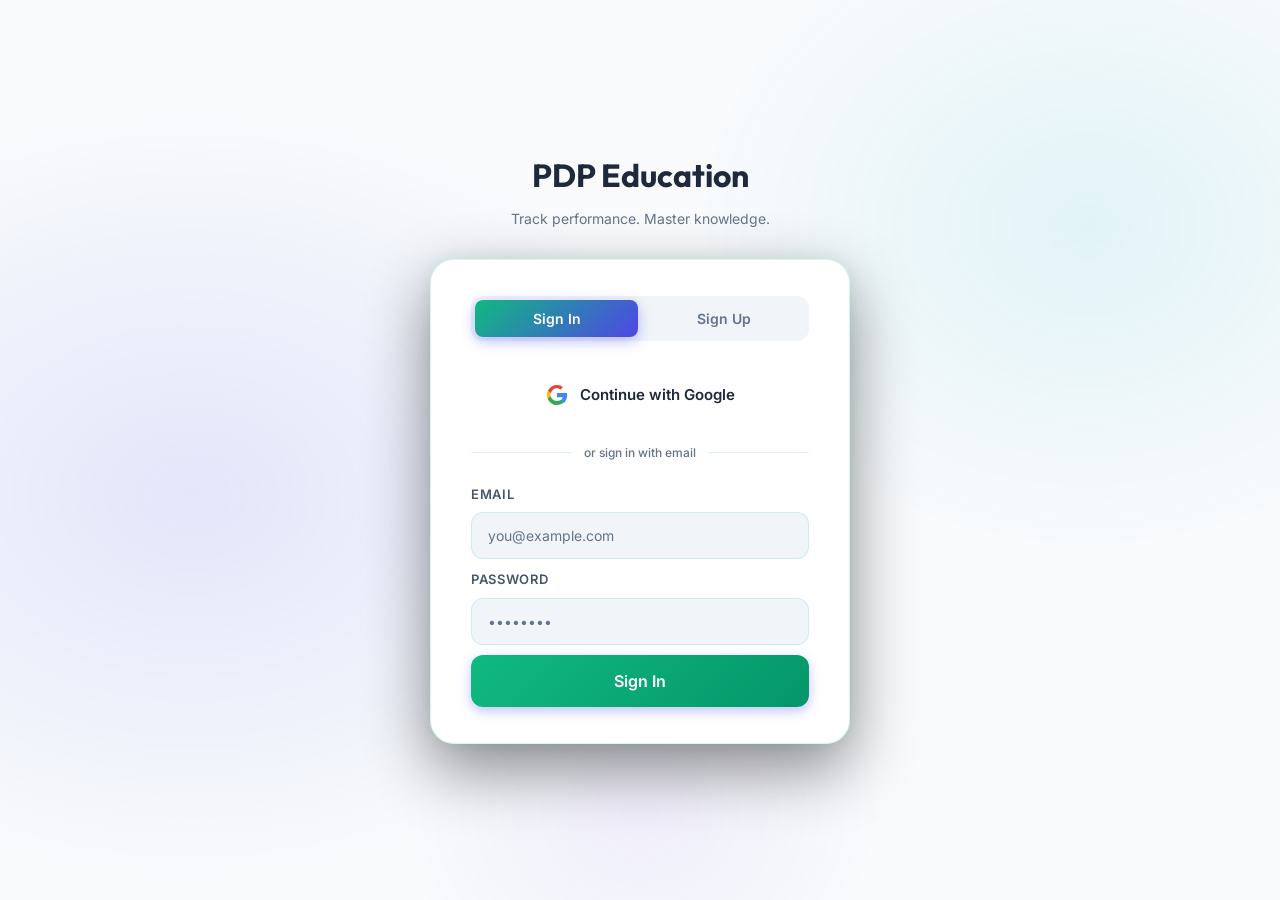
<file: frontend/index.html>
<!DOCTYPE html>
<html lang="en">

<head>
  <meta charset="UTF-8" />
  <meta name="viewport" content="width=device-width, initial-scale=1.0" />
  <title>PDP Education — Sign In</title>
  <meta name="description"
    content="PDP Education — Student performance tracking, proctored tests, and analytics for teachers and students." />
  <link rel="stylesheet" href="assets/css/style.css" />
  <link rel="preconnect" href="https://fonts.googleapis.com">
  <link
    href="https://fonts.googleapis.com/css2?family=Outfit:wght@400;600;700;800&family=Inter:wght@400;500;600&display=swap"
    rel="stylesheet">

  <style>
    body {
      display: flex;
      align-items: center;
      justify-content: center;
      min-height: 100vh;
      background: var(--bg-base);
      overflow: hidden;
    }

    /* Ambient gradient blobs */
    .bg-glow {
      position: fixed;
      inset: 0;
      pointer-events: none;
      background:
        radial-gradient(ellipse 800px 600px at 15% 55%, rgba(99, 102, 241, 0.13) 0%, transparent 65%),
        radial-gradient(ellipse 600px 500px at 85% 25%, rgba(6, 182, 212, 0.09) 0%, transparent 65%),
        radial-gradient(ellipse 400px 350px at 50% 90%, rgba(139, 92, 246, 0.07) 0%, transparent 60%);
    }

    /* ── Auth container ──────────────────────────────────────────────── */
    .auth-container {
      position: relative;
      z-index: 1;
      width: 100%;
      max-width: 460px;
      padding: 0 20px;
    }

    /* ── Brand ───────────────────────────────────────────────────────── */
    .brand {
      text-align: center;
      margin-bottom: 28px;
    }

    .brand-logo-wrap {
      display: inline-flex;
      justify-content: center;
      align-items: center;
      margin-bottom: 14px;
    }

    .brand-logo-wrap img {
      max-width: 220px;
      background: white;
      padding: 10px 18px;
      border-radius: 14px;
      box-shadow: 0 4px 20px rgba(0, 0, 0, 0.4);
    }

    .brand-tagline {
      color: var(--text-muted);
      font-size: 14px;
      font-family: Inter, sans-serif;
    }

    /* ── Card ────────────────────────────────────────────────────────── */
    .auth-card {
      background: var(--bg-surface);
      border: 1px solid var(--border);
      border-radius: 24px;
      padding: 36px 40px;
      box-shadow: 0 24px 64px rgba(0, 0, 0, 0.45), 0 0 0 1px rgba(255, 255, 255, 0.04), var(--glow);
      backdrop-filter: blur(12px);
    }

    /* ── Tabs ────────────────────────────────────────────────────────── */
    .tabs {
      display: flex;
      gap: 4px;
      background: var(--bg-elevated);
      border-radius: 12px;
      padding: 4px;
      margin-bottom: 28px;
    }

    .tab-btn {
      flex: 1;
      padding: 10px;
      border: none;
      border-radius: 8px;
      background: transparent;
      color: var(--text-muted);
      font-family: Inter, sans-serif;
      font-size: 14px;
      font-weight: 600;
      cursor: pointer;
      transition: all 0.2s;
    }

    .tab-btn.active {
      background: linear-gradient(135deg, var(--primary), #4f46e5);
      color: #fff;
      box-shadow: 0 4px 14px rgba(99, 102, 241, 0.45);
    }

    .tab-panel {
      display: none;
    }

    .tab-panel.active {
      display: block;
    }

    /* ── Google button ───────────────────────────────────────────────── */
    .btn-google {
      display: flex;
      align-items: center;
      justify-content: center;
      gap: 12px;
      width: 100%;
      padding: 13px;
      border: 1px solid rgba(255, 255, 255, 0.14);
      border-radius: 12px;
      background: rgba(255, 255, 255, 0.06);
      color: var(--text-primary);
      font-family: Inter, sans-serif;
      font-size: 15px;
      font-weight: 600;
      cursor: pointer;
      transition: all 0.2s;
      text-decoration: none;
    }

    .btn-google:hover {
      background: rgba(255, 255, 255, 0.11);
      border-color: rgba(255, 255, 255, 0.25);
      transform: translateY(-1px);
      box-shadow: 0 6px 20px rgba(0, 0, 0, 0.25);
    }

    .btn-google:active {
      transform: translateY(0);
    }

    .google-icon {
      width: 22px;
      height: 22px;
      flex-shrink: 0;
    }

    /* ── Divider ─────────────────────────────────────────────────────── */
    .divider {
      display: flex;
      align-items: center;
      gap: 12px;
      margin: 22px 0;
    }

    .divider::before,
    .divider::after {
      content: '';
      flex: 1;
      height: 1px;
      background: var(--border);
    }

    .divider span {
      color: var(--text-muted);
      font-size: 12px;
      font-family: Inter, sans-serif;
      font-weight: 500;
      white-space: nowrap;
    }

    /* ── Password rules ──────────────────────────────────────────────── */
    .password-rules {
      margin-top: 8px;
      display: grid;
      grid-template-columns: 1fr 1fr;
      gap: 4px;
    }

    .rule {
      font-size: 11px;
      color: var(--text-muted);
      display: flex;
      align-items: center;
      gap: 5px;
      transition: color 0.2s;
    }

    .rule.met {
      color: var(--success);
    }

    .rule .dot {
      width: 6px;
      height: 6px;
      border-radius: 50%;
      background: currentColor;
      flex-shrink: 0;
    }

    /* ── Animations ──────────────────────────────────────────────────── */
    @keyframes fadeInUp {
      from {
        opacity: 0;
        transform: translateY(16px);
      }

      to {
        opacity: 1;
        transform: translateY(0);
      }
    }

    .auth-container {
      animation: fadeInUp 0.45s ease both;
    }
  </style>
</head>

<body>
  <div class="bg-glow"></div>

  <div class="auth-container">
    <!-- Brand -->
    <div class="brand">
      <div class="brand-logo-wrap">
        <h1>PDP Education</h1>
      </div>
      <p class="brand-tagline">Track performance. Master knowledge.</p>
    </div>

    <!-- Card -->
    <div class="auth-card">
      <!-- Tabs -->
      <div class="tabs">
        <button class="tab-btn active" id="tab-login" onclick="switchTab('login')">Sign In</button>
        <button class="tab-btn" id="tab-signup" onclick="switchTab('signup')">Sign Up</button>
      </div>

      <!-- ══ LOGIN PANEL ══ -->
      <div id="panel-login" class="tab-panel active">
        <!-- Google -->
        <a href="/auth/google" class="btn-google" id="btn-google-login">
          <svg class="google-icon" viewBox="0 0 48 48">
            <path fill="#EA4335"
              d="M24 9.5c3.54 0 5.95 1.53 7.32 2.8l5.4-5.4C33.46 3.8 29.18 2 24 2 14.82 2 7.08 7.8 4.18 15.86l6.28 4.88C11.93 14.05 17.5 9.5 24 9.5z" />
            <path fill="#4285F4"
              d="M46.1 24.5c0-1.62-.14-3.18-.4-4.68H24v8.86h12.44c-.54 2.92-2.18 5.38-4.64 7.04l7.12 5.54C43.18 37.34 46.1 31.38 46.1 24.5z" />
            <path fill="#FBBC05"
              d="M10.46 28.26A14.56 14.56 0 0 1 9.5 24c0-1.48.26-2.9.72-4.24L3.94 14.9A22.02 22.02 0 0 0 2 24c0 3.54.84 6.9 2.34 9.86l6.12-5.6z" />
            <path fill="#34A853"
              d="M24 46c5.98 0 11.02-1.98 14.68-5.38l-7.12-5.54c-2 1.36-4.54 2.16-7.56 2.16-6.48 0-12.04-4.52-14.04-10.62l-6.28 4.88C7.08 40.2 14.82 46 24 46z" />
          </svg>
          Continue with Google
        </a>

        <div class="divider"><span>or sign in with email</span></div>

        <div id="login-alert"></div>
        <div class="form-group">
          <label class="form-label">Email</label>
          <input id="login-email" type="email" class="form-input" placeholder="you@example.com" autocomplete="off" />
        </div>
        <div class="form-group">
          <label class="form-label">Password</label>
          <input id="login-password" type="password" class="form-input" placeholder="••••••••" autocomplete="off" />
        </div>
        <button id="btn-login" class="btn btn-primary btn-full btn-lg" onclick="doLogin()">
          Sign In
        </button>
      </div>
      <!-- ══ SIGNUP PANEL ══ -->
      <div id="panel-signup" class="tab-panel">
        <!-- Google -->
        <a href="/auth/google" class="btn-google" id="btn-google-signup">
          <svg class="google-icon" viewBox="0 0 48 48">
            <path fill="#EA4335"
              d="M24 9.5c3.54 0 5.95 1.53 7.32 2.8l5.4-5.4C33.46 3.8 29.18 2 24 2 14.82 2 7.08 7.8 4.18 15.86l6.28 4.88C11.93 14.05 17.5 9.5 24 9.5z" />
            <path fill="#4285F4"
              d="M46.1 24.5c0-1.62-.14-3.18-.4-4.68H24v8.86h12.44c-.54 2.92-2.18 5.38-4.64 7.04l7.12 5.54C43.18 37.34 46.1 31.38 46.1 24.5z" />
            <path fill="#FBBC05"
              d="M10.46 28.26A14.56 14.56 0 0 1 9.5 24c0-1.48.26-2.9.72-4.24L3.94 14.9A22.02 22.02 0 0 0 2 24c0 3.54.84 6.9 2.34 9.86l6.12-5.6z" />
            <path fill="#34A853"
              d="M24 46c5.98 0 11.02-1.98 14.68-5.38l-7.12-5.54c-2 1.36-4.54 2.16-7.56 2.16-6.48 0-12.04-4.52-14.04-10.62l-6.28 4.88C7.08 40.2 14.82 46 24 46z" />
          </svg>
          Sign up with Google
        </a>

        <div class="divider"><span>or create account with email</span></div>

        <div id="signup-alert"></div>
        <div class="form-group">
          <label class="form-label">Full Name</label>
          <input id="signup-name" type="text" class="form-input" placeholder="Jasur Toshmatov" autocomplete="name" />
        </div>
        <div class="form-group">
          <label class="form-label">Email</label>
          <input id="signup-email" type="email" class="form-input" placeholder="you@example.com" autocomplete="email" />
          <div id="email-error" class="form-error">Invalid email format</div>
        </div>
        <div class="form-group">
          <label class="form-label">Password</label>
          <input id="signup-password" type="password" class="form-input"
            placeholder="Min. 8 chars with A-Z, a-z, 0-9, symbol" autocomplete="new-password"
            oninput="checkPasswordRules(this.value)" />
          <div class="password-rules">
            <div class="rule" id="rule-upper"><span class="dot"></span>Uppercase letter</div>
            <div class="rule" id="rule-lower"><span class="dot"></span>Lowercase letter</div>
            <div class="rule" id="rule-digit"><span class="dot"></span>Digit (0-9)</div>
            <div class="rule" id="rule-special"><span class="dot"></span>Special char</div>
            <div class="rule" id="rule-length"><span class="dot"></span>8+ characters</div>
          </div>
        </div>
        <button id="btn-signup" class="btn btn-primary btn-full btn-lg" onclick="doSignup()">
          Create Account
        </button>
        <p class="text-muted text-center mt-4" style="font-size:12px">Students only. Teachers are created by admin.</p>
      </div>
    </div>

  </div>
  <script type="module">
    import { api, setAuth } from './assets/js/api.js';
    import { showToast } from './assets/js/utils.js';

    window.switchTab = function (tab) {
      document.querySelectorAll('.tab-btn').forEach(b => {
        b.classList.toggle('active', b.id === `tab-${tab}`);
      });
      document.querySelectorAll('.tab-panel').forEach(p => p.classList.remove('active'));
      document.getElementById(`panel-${tab}`).classList.add('active');
    };

    const EMAIL_RE = /[^@ \t\r\n]+@[^@ \t\r\n]+\.[^@ \t\r\n]+/;
    const PWD_RE = /^(?=.*?[A-Z])(?=.*?[a-z])(?=.*?[0-9])(?=.*?[#?!@$ %^&*\-]).{8,}$/;

    window.checkPasswordRules = function (v) {
      const set = (id, ok) => document.getElementById(id)?.classList.toggle('met', ok);
      set('rule-upper', /[A-Z]/.test(v));
      set('rule-lower', /[a-z]/.test(v));
      set('rule-digit', /[0-9]/.test(v));
      set('rule-special', /[#?!@$ %^&*\-]/.test(v));
      set('rule-length', v.length >= 8);
    };

    function setAlert(id, msg, type = 'danger') {
      const el = document.getElementById(id);
      el.innerHTML = msg ? `<div class="alert alert-${type}">${msg}</div>` : '';
    }

    function setBtnLoading(id, loading, normalLabel) {
      const btn = document.getElementById(id);
      btn.disabled = loading;
      btn.innerHTML = loading
        ? `<span class="spinner" style="width:20px;height:20px;border-width:2px"></span> Please wait…`
        : normalLabel;
    }

    window.doLogin = async function () {
      const email = document.getElementById('login-email').value.trim();
      const password = document.getElementById('login-password').value;
      setAlert('login-alert', '');
      if (!email || !password) return setAlert('login-alert', 'Please fill in all fields.');

      setBtnLoading('btn-login', true, 'Sign In');
      try {
        const data = await api.login({ email, password });
        setAuth(data);
        const redirects = {
          admin: '/pages/admin/dashboard.html',
          teacher: '/pages/teacher/dashboard.html',
          student: '/pages/student/dashboard.html',
        };
        window.location.href = redirects[data.role] || '/';
      } catch (e) {
        setAlert('login-alert', e.message);
      } finally {
        setBtnLoading('btn-login', false, 'Sign In');
      }
    };

    window.doSignup = async function () {
      const full_name = document.getElementById('signup-name').value.trim();
      const email = document.getElementById('signup-email').value.trim();
      const password = document.getElementById('signup-password').value;
      setAlert('signup-alert', '');

      if (!full_name || !email || !password) return setAlert('signup-alert', 'Please fill in all fields.');
      if (!EMAIL_RE.test(email)) return setAlert('signup-alert', 'Invalid email format.');
      if (!PWD_RE.test(password)) return setAlert('signup-alert', 'Password does not meet requirements. Check the rules above.');

      setBtnLoading('btn-signup', true, 'Create Account');
      try {
        await api.signup({ full_name, email, password });
        setAlert('signup-alert', 'Account created! You can now sign in.', 'success');
        setTimeout(() => window.switchTab('login'), 1500);
      } catch (e) {
        setAlert('signup-alert', e.message);
      } finally {
        setBtnLoading('btn-signup', false, 'Create Account');
      }
    };

    // Enter key support
    document.addEventListener('keydown', e => {
      if (e.key === 'Enter') {
        const activePanel = document.querySelector('.tab-panel.active');
        if (activePanel?.id === 'panel-login') window.doLogin();
        else window.doSignup();
      }
    });
  </script>
</body>

</html>
</file>
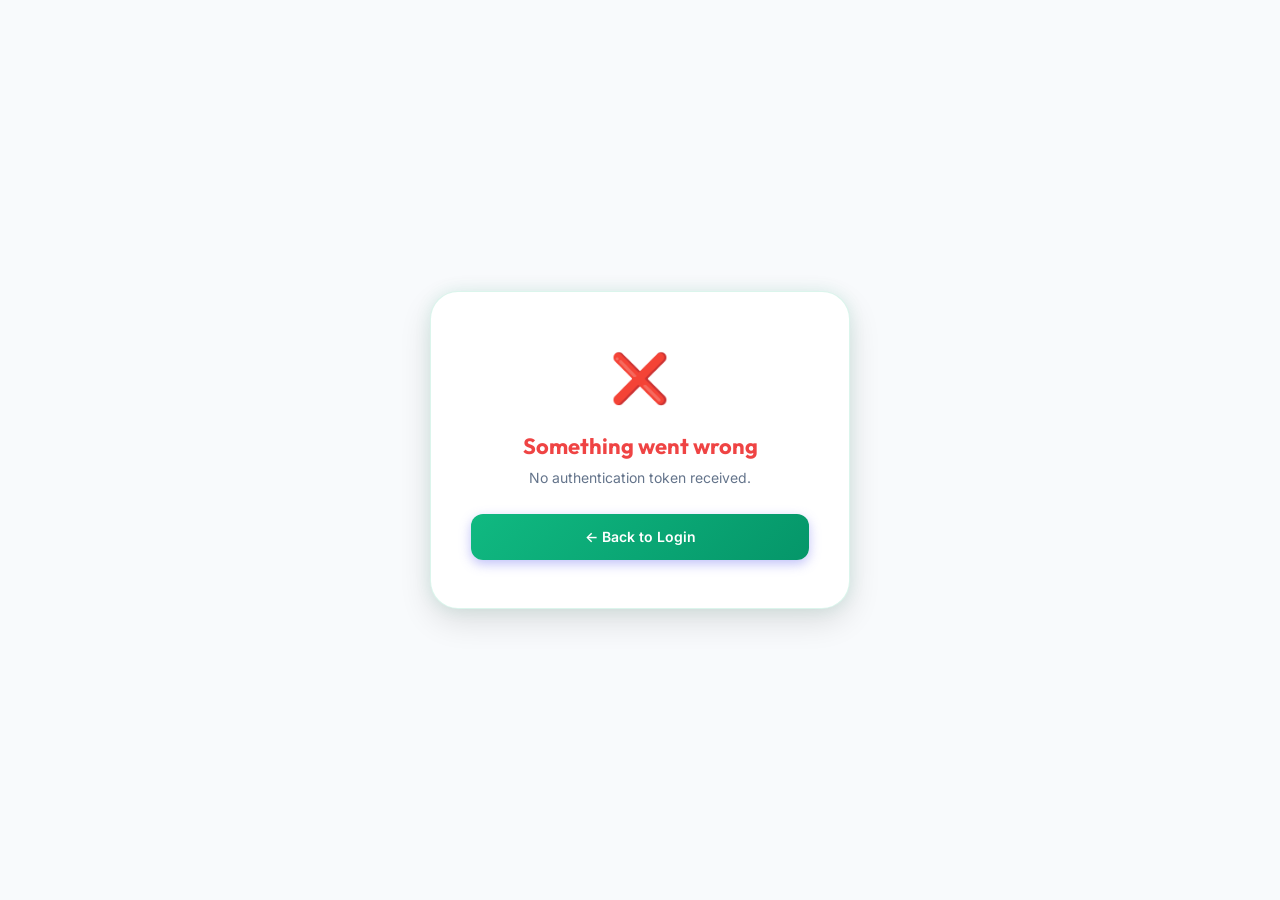
<file: frontend/auth-callback.html>
<!DOCTYPE html>
<html lang="en">
<head>
  <meta charset="UTF-8" />
  <title>Signing in… — PDP Education</title>
  <link rel="stylesheet" href="assets/css/style.css" />
  <style>
    body {
      display: flex;
      align-items: center;
      justify-content: center;
      min-height: 100vh;
      background: var(--bg-base);
    }
    .box {
      text-align: center;
      background: var(--bg-surface);
      border: 1px solid var(--border);
      border-radius: var(--radius-xl);
      padding: 48px 40px;
      max-width: 420px;
      width: 100%;
      box-shadow: var(--shadow-lg), var(--glow);
    }
    .spinner-lg {
      width: 52px; height: 52px;
      border: 4px solid var(--border);
      border-top-color: var(--primary);
      border-radius: 50%;
      animation: spin 0.8s linear infinite;
      margin: 0 auto 24px;
    }
    @keyframes spin { to { transform: rotate(360deg); } }
    h2 { font-family: Outfit, sans-serif; font-size: 22px; margin-bottom: 8px; }
    p { color: var(--text-muted); font-size: 14px; }
    .error-icon { font-size: 48px; margin-bottom: 16px; }
  </style>
</head>
<body>
  <div class="box" id="box">
    <div class="spinner-lg"></div>
    <h2>Signing you in…</h2>
    <p>Please wait while we verify your Google account.</p>
  </div>

  <script type="module">
    import { setAuth } from './assets/js/api.js';

    const params = new URLSearchParams(window.location.search);
    const token  = params.get('token');
    const role   = params.get('role');
    const name   = params.get('name') || '';
    const userId = params.get('user_id');
    const error  = params.get('error');

    const box = document.getElementById('box');

    if (error) {
      const messages = {
        token_exchange_failed: 'Failed to exchange Google token. Please try again.',
        userinfo_failed: 'Could not retrieve your Google profile.',
        no_email: 'Google account has no email. Please use a different account.',
        account_disabled: 'Your account is disabled. Contact support.',
      };
      box.innerHTML = `
        <div class="error-icon">⚠️</div>
        <h2 style="color:var(--danger)">Sign-in Failed</h2>
        <p>${messages[error] || 'An unexpected error occurred.'}</p>
        <a href="/" class="btn btn-primary btn-full" style="margin-top:24px;display:inline-block">← Back to Login</a>
      `;
    } else if (token && role) {
      // Save auth data (same shape as normal login)
      setAuth({ access_token: token, role, full_name: decodeURIComponent(name), user_id: Number(userId) });

      const redirects = {
        admin:   '/pages/admin/dashboard.html',
        teacher: '/pages/teacher/dashboard.html',
        student: '/pages/student/dashboard.html',
      };
      window.location.href = redirects[role] || '/';
    } else {
      box.innerHTML = `
        <div class="error-icon">❌</div>
        <h2 style="color:var(--danger)">Something went wrong</h2>
        <p>No authentication token received.</p>
        <a href="/" class="btn btn-primary btn-full" style="margin-top:24px;display:inline-block">← Back to Login</a>
      `;
    }
  </script>
</body>
</html>
</file>
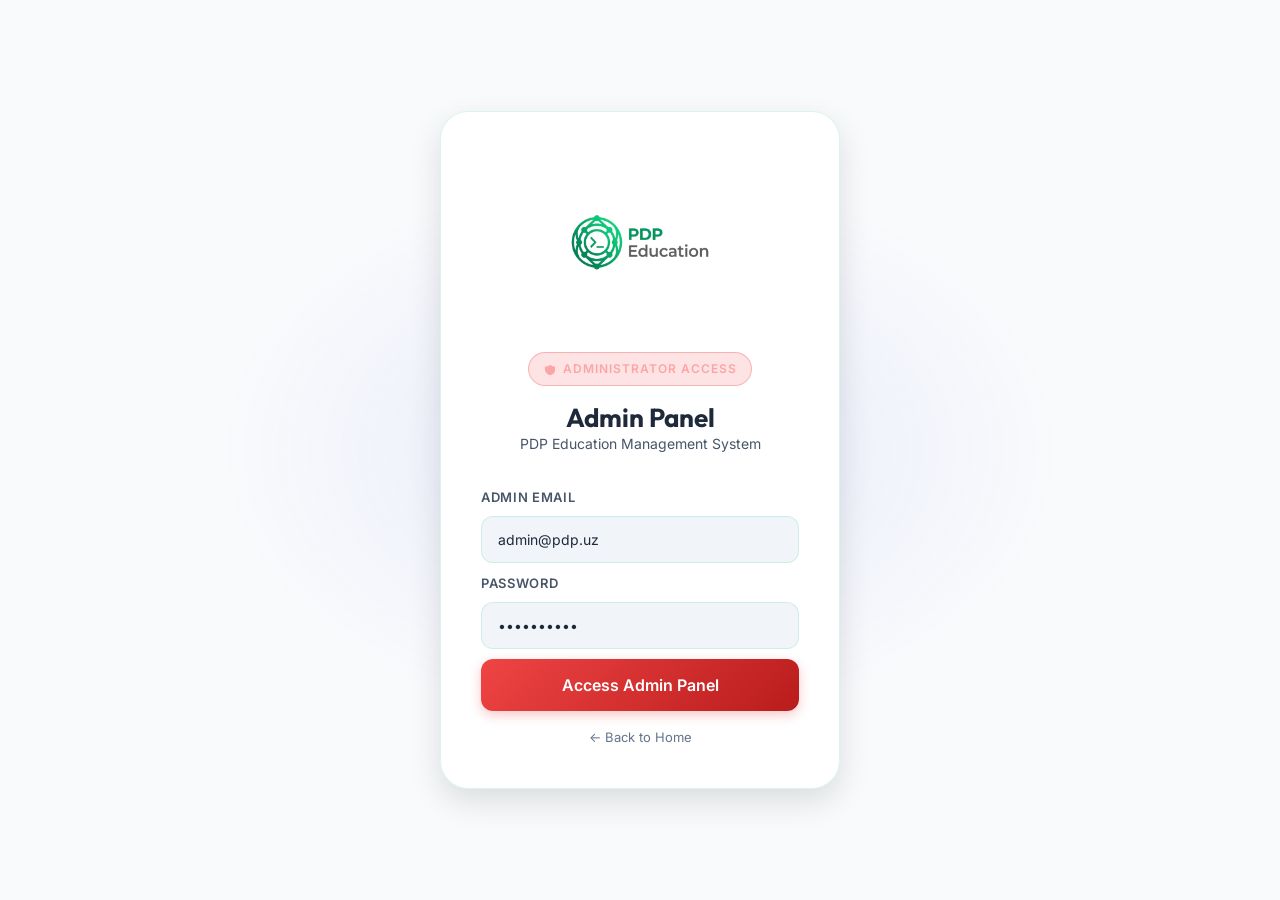
<file: frontend/pages/admin/login.html>
<!DOCTYPE html>
<html lang="en">

<head>
    <meta charset="UTF-8" />
    <meta name="viewport" content="width=device-width, initial-scale=1.0" />
    <title>Admin Panel — PDP Education</title>
    <meta name="description" content="PDP Education Administrator Login" />
    <link rel="stylesheet" href="../../assets/css/style.css" />
    <style>
        body {
            display: flex;
            align-items: center;
            justify-content: center;
            min-height: 100vh;
        }

        .bg-glow {
            position: fixed;
            inset: 0;
            pointer-events: none;
            background: radial-gradient(ellipse 600px 400px at 50% 50%, rgba(99, 102, 241, 0.1) 0%, transparent 70%);
        }

        .auth-box {
            position: relative;
            z-index: 1;
            width: 100%;
            max-width: 440px;
            padding: 0 20px;
        }

        .admin-badge {
            display: inline-flex;
            align-items: center;
            gap: 8px;
            padding: 6px 14px;
            border-radius: 20px;
            background: rgba(239, 68, 68, 0.15);
            border: 1px solid rgba(239, 68, 68, 0.3);
            color: var(--danger-light);
            font-size: 12px;
            font-weight: 600;
            letter-spacing: 0.08em;
            text-transform: uppercase;
            margin-bottom: 16px;
        }

        .admin-card {
            background: var(--bg-surface);
            border: 1px solid var(--border);
            border-radius: var(--radius-xl);
            padding: 40px;
            box-shadow: var(--shadow-lg);
        }

        .admin-logo {
            text-align: center;
            margin-bottom: 32px;
        }

        .admin-logo .icon {
            width: 60px;
            height: 60px;
            margin: 0 auto 12px;
            background: linear-gradient(135deg, var(--danger), #B91C1C);
            border-radius: 18px;
            display: flex;
            align-items: center;
            justify-content: center;
            box-shadow: 0 8px 24px rgba(239, 68, 68, 0.35);
        }

        .admin-logo h1 {
            font-size: 26px;
        }

        .admin-logo p {
            color: var(--text-secondary);
            font-size: 14px;
        }
    </style>
</head>

<body>
    <div class="bg-glow"></div>
    <div class="auth-box">
        <div class="admin-card">
            <div class="admin-logo">
                <div style="display:flex; justify-content:center; align-items:center; margin-bottom: 20px;">
                    <img src="../../assets/img/pdp-education.png" alt="PDP Education"
                        style="max-width: 180px; background: white; padding: 10px; border-radius: 12px;">
                </div>
                <div class="admin-badge">
                    <svg width="12" height="12" fill="currentColor" viewBox="0 0 20 20">
                        <path
                            d="M9 12l2 2 4-4m5.618-4.016A11.955 11.955 0 0112 2.944a11.955 11.955 0 01-8.618 3.04A12.02 12.02 0 003 9c0 5.591 3.824 10.29 9 11.622 5.176-1.332 9-6.03 9-11.622 0-1.042-.133-2.052-.382-3.016z" />
                    </svg>
                    Administrator Access
                </div>
                <h1>Admin Panel</h1>
                <p>PDP Education Management System</p>
            </div>

            <div id="alert-box"></div>

            <div class="form-group">
                <label class="form-label">Admin Email</label>
                <input id="admin-email" type="email" class="form-input" value="admin@pdp.uz" autocomplete="email" />
            </div>
            <div class="form-group">
                <label class="form-label">Password</label>
                <input id="admin-password" type="password" class="form-input" value="Admin@1234"
                    autocomplete="current-password" />
            </div>
            <button id="btn-login" class="btn btn-danger btn-full btn-lg" onclick="doAdminLogin()">
                Access Admin Panel
            </button>

            <p class="text-center mt-4" style="font-size:13px;">
                <a href="/index.html" style="color:var(--text-muted);">← Back to Home</a>
            </p>
        </div>
    </div>

    <script type="module">
        import { api, setAuth } from '../../assets/js/api.js';

        window.doAdminLogin = async function () {
            const email = document.getElementById('admin-email').value.trim();
            const password = document.getElementById('admin-password').value;
            const alertBox = document.getElementById('alert-box');
            const btn = document.getElementById('btn-login');

            alertBox.innerHTML = '';
            btn.disabled = true;
            btn.textContent = 'Verifying…';

            try {
                const data = await api.login({ email, password });
                if (data.role !== 'admin') {
                    alertBox.innerHTML = `<div class="alert alert-danger">This account does not have admin privileges.</div>`;
                    return;
                }
                setAuth(data);
                window.location.href = '/pages/admin/dashboard.html';
            } catch (e) {
                alertBox.innerHTML = `<div class="alert alert-danger">${e.message}</div>`;
            } finally {
                btn.disabled = false;
                btn.textContent = 'Access Admin Panel';
            }
        };

        document.addEventListener('keydown', e => { if (e.key === 'Enter') window.doAdminLogin(); });
    </script>
</body>

</html>
</file>
<file: frontend/assets/css/style.css>
/* ─── PDP Academy Global Design System ───────────────────────────────────────
   Style: Soft UI Evolution + Dark Mode
   Fonts: Outfit (headings) + Inter (body) via Google Fonts
   ─────────────────────────────────────────────────────────────────────────── */
@import url('https://fonts.googleapis.com/css2?family=Outfit:wght@300;400;500;600;700;800&family=Inter:wght@300;400;500;600&display=swap');

/* ─── Design Tokens ──────────────────────────────────────────────────────────*/
:root {
  /* Common Colors */
  --success: #10B981;
  --warning: #F59E0B;
  --danger: #EF4444;
  --danger-light: #FCA5A5;

  /* Theme: Light (PDP University Style) */
  --primary: #10B981;
  --primary-light: #34D399;
  --primary-dark: #059669;
  --cyan: #06B6D4;
  --cyan-light: #67E8F9;

  /* Backgrounds */
  --bg-base: #F8FAFC;
  --bg-surface: #FFFFFF;
  --bg-elevated: #F1F5F9;
  --bg-card: rgba(255, 255, 255, 0.95);

  /* Text */
  --text-primary: #1E293B;
  --text-secondary: #475569;
  --text-muted: #64748B;

  /* Borders */
  --border: rgba(16, 185, 129, 0.15);
  --border-hover: rgba(16, 185, 129, 0.4);

  /* Shadows */
  --shadow-sm: 0 1px 3px rgba(0,0,0,0.1);
  --shadow-md: 0 4px 12px rgba(0,0,0,0.08);
  --shadow-lg: 0 12px 32px rgba(0,0,0,0.12);
  --glow: 0 0 16px rgba(16, 185, 129, 0.1);

  /* Spacing */
  --radius-sm: 8px;
  --radius-md: 12px;
  --radius-lg: 20px;
  --radius-xl: 28px;

  /* Transitions */
  --transition: all 0.25s cubic-bezier(0.4, 0, 0.2, 1);
}

[data-theme="dark"] {
  /* Theme: Dark (Original Style) */
  --primary: #6366F1;
  --primary-light: #818CF8;
  --primary-dark: #4F46E5;
  --cyan: #06B6D4;
  --cyan-light: #67E8F9;

  /* Backgrounds */
  --bg-base: #0F172A;
  --bg-surface: #1E293B;
  --bg-elevated: #253350;
  --bg-card: rgba(30, 41, 59, 0.8);

  /* Text */
  --text-primary: #F1F5F9;
  --text-secondary: #94A3B8;
  --text-muted: #64748B;

  /* Borders */
  --border: rgba(99, 102, 241, 0.15);
  --border-hover: rgba(99, 102, 241, 0.4);

  /* Shadows */
  --shadow-sm: 0 2px 8px rgba(0, 0, 0, 0.4);
  --shadow-md: 0 4px 24px rgba(0, 0, 0, 0.5);
  --shadow-lg: 0 8px 40px rgba(0, 0, 0, 0.6);
  --glow: 0 0 24px rgba(99, 102, 241, 0.25);
}

/* ─── Reset & Base ───────────────────────────────────────────────────────────*/
*,
*::before,
*::after {
  box-sizing: border-box;
  margin: 0;
  padding: 0;
}

html {
  scroll-behavior: smooth;
}

body {
  font-family: 'Inter', system-ui, sans-serif;
  background: var(--bg-base);
  color: var(--text-primary);
  min-height: 100vh;
  line-height: 1.6;
  -webkit-font-smoothing: antialiased;
}

h1,
h2,
h3,
h4,
h5,
h6 {
  font-family: 'Outfit', sans-serif;
  font-weight: 700;
  line-height: 1.2;
  color: var(--text-primary);
}

a {
  color: var(--primary-light);
  text-decoration: none;
  transition: var(--transition);
}

a:hover {
  color: var(--cyan);
}

/* ─── Layout ──────────────────────────────────────────────────────────────── */
.container {
  max-width: 1280px;
  margin: 0 auto;
  padding: 0 24px;
}

/* ─── Cards ───────────────────────────────────────────────────────────────── */
.card {
  background: var(--bg-card);
  backdrop-filter: blur(12px);
  border: 1px solid var(--border);
  border-radius: var(--radius-lg);
  padding: 28px;
  transition: var(--transition);
  box-shadow: var(--shadow-sm);
}

.card:hover {
  border-color: var(--border-hover);
  box-shadow: var(--shadow-md), var(--glow);
  transform: translateY(-2px);
}

/* ─── Buttons ─────────────────────────────────────────────────────────────── */
.btn {
  display: inline-flex;
  align-items: center;
  gap: 8px;
  padding: 12px 24px;
  border-radius: var(--radius-md);
  font-family: 'Inter', sans-serif;
  font-weight: 600;
  font-size: 14px;
  border: none;
  cursor: pointer;
  transition: var(--transition);
  text-decoration: none;
  white-space: nowrap;
}

.btn-primary {
  background: linear-gradient(135deg, var(--primary), var(--primary-dark));
  color: #fff;
  box-shadow: 0 4px 12px rgba(99, 102, 241, 0.4);
}

.btn-primary:hover {
  background: linear-gradient(135deg, var(--primary-light), var(--primary));
  box-shadow: 0 6px 20px rgba(99, 102, 241, 0.5);
  transform: translateY(-1px);
  color: #fff;
}

.btn-secondary {
  background: var(--bg-elevated);
  color: var(--text-primary);
  border: 1px solid var(--border);
}

.btn-secondary:hover {
  border-color: var(--border-hover);
  background: var(--bg-surface);
  color: var(--text-primary);
}

.btn-danger {
  background: linear-gradient(135deg, var(--danger), #B91C1C);
  color: #fff;
  box-shadow: 0 4px 12px rgba(239, 68, 68, 0.3);
}

.btn-danger:hover {
  box-shadow: 0 6px 20px rgba(239, 68, 68, 0.45);
  transform: translateY(-1px);
}

.btn-sm {
  padding: 8px 16px;
  font-size: 13px;
}

.btn-lg {
  padding: 16px 32px;
  font-size: 16px;
}

.btn-full {
  width: 100%;
  justify-content: center;
}

.btn:disabled {
  opacity: 0.5;
  cursor: not-allowed;
  transform: none;
}

/* ─── Forms ───────────────────────────────────────────────────────────────── */
.form-group {
  margin-bottom: 10px;
}

.form-label {
  display: block;
  font-size: 13px;
  font-weight: 600;
  color: var(--text-secondary);
  margin-bottom: 8px;
  letter-spacing: 0.05em;
  text-transform: uppercase;
}

.form-input,
.form-select,
.form-textarea {
  width: 100%;
  padding: 14px 16px;
  background: var(--bg-elevated);
  border: 1px solid var(--border);
  border-radius: var(--radius-md);
  color: var(--text-primary);
  font-family: 'Inter', sans-serif;
  font-size: 14px;
  transition: var(--transition);
  outline: none;
}

.form-input:focus,
.form-select:focus,
.form-textarea:focus {
  border-color: var(--primary);
  box-shadow: 0 0 0 3px rgba(99, 102, 241, 0.15);
}

.form-input::placeholder {
  color: var(--text-muted);
}

.form-select {
  appearance: none;
  cursor: pointer;
}

.form-textarea {
  resize: vertical;
  min-height: 100px;
}

.form-error {
  font-size: 12px;
  color: var(--danger);
  margin-top: 6px;
  display: none;
}

.form-error.show {
  display: block;
}

/* ─── Badges ──────────────────────────────────────────────────────────────── */
.badge {
  display: inline-flex;
  align-items: center;
  gap: 4px;
  padding: 4px 10px;
  border-radius: 20px;
  font-size: 12px;
  font-weight: 600;
  letter-spacing: 0.03em;
}

.badge-primary {
  background: rgba(99, 102, 241, 0.2);
  color: var(--primary-light);
}

.badge-success {
  background: rgba(16, 185, 129, 0.2);
  color: #34D399;
}

.badge-danger {
  background: rgba(239, 68, 68, 0.2);
  color: var(--danger-light);
}

.badge-warning {
  background: rgba(245, 158, 11, 0.2);
  color: #FCD34D;
}

.badge-cyan {
  background: rgba(6, 182, 212, 0.2);
  color: var(--cyan-light);
}

/* ─── Sidebar layout ──────────────────────────────────────────────────────── */
.dashboard-layout {
  display: flex;
  min-height: 100vh;
}

.sidebar {
  width: 260px;
  min-width: 260px;
  background: var(--bg-surface);
  border-right: 1px solid var(--border);
  padding: 28px 0;
  display: flex;
  flex-direction: column;
  position: fixed;
  height: 100vh;
  overflow-y: auto;
  z-index: 100;
}

.sidebar-logo {
  padding: 0 24px 28px;
  border-bottom: 1px solid var(--border);
  margin-bottom: 16px;
}

.sidebar-logo .logo-text {
  font-family: 'Outfit', sans-serif;
  font-size: 22px;
  font-weight: 800;
  background: linear-gradient(135deg, var(--primary-light), var(--cyan));
  -webkit-background-clip: text;
  -webkit-text-fill-color: transparent;
  background-clip: text;
}

.sidebar-nav {
  flex: 1;
  padding: 0 12px;
}

.nav-item {
  display: flex;
  align-items: center;
  gap: 12px;
  padding: 13px 16px;
  border-radius: var(--radius-md);
  color: var(--text-secondary);
  font-size: 14px;
  font-weight: 500;
  cursor: pointer;
  transition: var(--transition);
  margin-bottom: 4px;
  text-decoration: none;
}

.nav-item:hover {
  background: rgba(99, 102, 241, 0.1);
  color: var(--text-primary);
}

.nav-item.active {
  background: linear-gradient(135deg, rgba(99, 102, 241, 0.2), rgba(6, 182, 212, 0.1));
  color: var(--primary-light);
  border: 1px solid rgba(99, 102, 241, 0.25);
}

.nav-item svg {
  width: 18px;
  height: 18px;
  flex-shrink: 0;
}

.sidebar-footer {
  padding: 16px 24px;
  border-top: 1px solid var(--border);
  margin-top: auto;
}

.main-content {
  flex: 1;
  margin-left: 260px;
  padding: 32px;
  min-height: 100vh;
  background: var(--bg-base);
}

/* ─── Page header ─────────────────────────────────────────────────────────── */
.page-header {
  margin-bottom: 32px;
}

.page-header h1 {
  font-size: 28px;
  margin-bottom: 4px;
}

.page-header p {
  color: var(--text-secondary);
  font-size: 15px;
}

/* ─── Stats grid ──────────────────────────────────────────────────────────── */
.stats-grid {
  display: grid;
  grid-template-columns: repeat(auto-fit, minmax(180px, 1fr));
  gap: 20px;
  margin-bottom: 32px;
}

.stat-card {
  background: var(--bg-surface);
  border: 1px solid var(--border);
  border-radius: var(--radius-lg);
  padding: 24px;
  transition: var(--transition);
}

.stat-card:hover {
  border-color: var(--border-hover);
  transform: translateY(-2px);
}

.stat-card .stat-label {
  font-size: 12px;
  color: var(--text-muted);
  text-transform: uppercase;
  letter-spacing: 0.08em;
  margin-bottom: 8px;
}

.stat-card .stat-value {
  font-family: 'Outfit', sans-serif;
  font-size: 36px;
  font-weight: 800;
  color: var(--text-primary);
}

.stat-card .stat-sub {
  font-size: 12px;
  color: var(--text-secondary);
  margin-top: 4px;
}

/* ─── Table ───────────────────────────────────────────────────────────────── */
.table-wrap {
  background: var(--bg-surface);
  border: 1px solid var(--border);
  border-radius: var(--radius-lg);
  overflow: hidden;
}

table {
  width: 100%;
  border-collapse: collapse;
}

thead th {
  padding: 14px 20px;
  text-align: left;
  font-size: 12px;
  font-weight: 600;
  color: var(--text-muted);
  text-transform: uppercase;
  letter-spacing: 0.08em;
  background: var(--bg-elevated);
  border-bottom: 1px solid var(--border);
}

tbody tr {
  border-bottom: 1px solid var(--border);
  transition: var(--transition);
}

tbody tr:last-child {
  border-bottom: none;
}

tbody tr:hover {
  background: rgba(99, 102, 241, 0.04);
}

tbody td {
  padding: 16px 20px;
  font-size: 14px;
  color: var(--text-secondary);
}

tbody td:first-child {
  color: var(--text-primary);
  font-weight: 500;
}

/* ─── Chart containers ────────────────────────────────────────────────────── */
.chart-container {
  background: var(--bg-surface);
  border: 1px solid var(--border);
  border-radius: var(--radius-lg);
  padding: 24px;
  position: relative;
}

.chart-container canvas {
  max-height: 320px;
}

/* ─── Modal ───────────────────────────────────────────────────────────────── */
.modal-overlay {
  position: fixed;
  inset: 0;
  background: rgba(0, 0, 0, 0.7);
  backdrop-filter: blur(4px);
  z-index: 1000;
  display: flex;
  align-items: center;
  justify-content: center;
  opacity: 0;
  pointer-events: none;
  transition: opacity 0.25s ease;
}

.modal-overlay.open {
  opacity: 1;
  pointer-events: all;
}

.modal {
  background: var(--bg-surface);
  border: 1px solid var(--border);
  border-radius: var(--radius-xl);
  padding: 36px;
  width: 100%;
  max-width: 520px;
  max-height: 90vh;
  overflow-y: auto;
  box-shadow: var(--shadow-lg);
  transform: translateY(24px);
  transition: transform 0.25s ease;
}

.modal-overlay.open .modal {
  transform: translateY(0);
}

.modal-title {
  font-family: 'Outfit', sans-serif;
  font-size: 22px;
  font-weight: 700;
  margin-bottom: 24px;
}

.modal-close {
  position: absolute;
  top: 20px;
  right: 20px;
  background: var(--bg-elevated);
  border: 1px solid var(--border);
  color: var(--text-secondary);
  border-radius: 50%;
  width: 36px;
  height: 36px;
  display: flex;
  align-items: center;
  justify-content: center;
  cursor: pointer;
  transition: var(--transition);
}

.modal-close:hover {
  color: var(--text-primary);
  border-color: var(--border-hover);
}

.modal {
  position: relative;
}

/* ─── Toast ───────────────────────────────────────────────────────────────── */
.toast-container {
  position: fixed;
  top: 24px;
  right: 24px;
  z-index: 9999;
  display: flex;
  flex-direction: column;
  gap: 10px;
}

.toast {
  padding: 14px 20px;
  border-radius: var(--radius-md);
  font-size: 14px;
  font-weight: 500;
  box-shadow: var(--shadow-md);
  display: flex;
  align-items: center;
  gap: 10px;
  animation: slideIn 0.3s ease;
  min-width: 300px;
}

.toast-success {
  background: var(--success);
  color: #fff;
}

.toast-error {
  background: var(--danger);
  color: #fff;
}

.toast-warning {
  background: var(--warning);
  color: #1E293B;
}

.toast-info {
  background: var(--primary);
  color: #fff;
}

@keyframes slideIn {
  from {
    transform: translateX(100%);
    opacity: 0;
  }

  to {
    transform: translateX(0);
    opacity: 1;
  }
}

/* ─── Progress bar ────────────────────────────────────────────────────────── */
.progress-bar {
  height: 6px;
  background: var(--bg-elevated);
  border-radius: 99px;
  overflow: hidden;
}

.progress-fill {
  height: 100%;
  background: linear-gradient(90deg, var(--primary), var(--cyan));
  border-radius: 99px;
  transition: width 0.4s ease;
}

/* ─── Spinner ─────────────────────────────────────────────────────────────── */
.spinner {
  width: 28px;
  height: 28px;
  border: 3px solid var(--border);
  border-top-color: var(--primary);
  border-radius: 50%;
  animation: spin 0.7s linear infinite;
  display: inline-block;
}

@keyframes spin {
  to {
    transform: rotate(360deg);
  }
}

/* ─── Alert boxes ─────────────────────────────────────────────────────────── */
.alert {
  padding: 14px 18px;
  border-radius: var(--radius-md);
  font-size: 14px;
  margin-bottom: 16px;
  display: flex;
  align-items: flex-start;
  gap: 10px;
}

.alert-danger {
  background: rgba(239, 68, 68, 0.12);
  border: 1px solid rgba(239, 68, 68, 0.3);
  color: var(--danger-light);
}

.alert-success {
  background: rgba(16, 185, 129, 0.12);
  border: 1px solid rgba(16, 185, 129, 0.3);
  color: #34D399;
}

.alert-warning {
  background: rgba(245, 158, 11, 0.12);
  border: 1px solid rgba(245, 158, 11, 0.3);
  color: #FCD34D;
}

/* ─── Grid utilities ──────────────────────────────────────────────────────── */
.grid-2 {
  display: grid;
  grid-template-columns: repeat(2, 1fr);
  gap: 20px;
}

.grid-3 {
  display: grid;
  grid-template-columns: repeat(3, 1fr);
  gap: 20px;
}

.grid-4 {
  display: grid;
  grid-template-columns: repeat(4, 1fr);
  gap: 20px;
}

/* ─── Utility ──────────────────────────────────────────────────────────────── */
.text-muted {
  color: var(--text-muted);
}

.text-secondary {
  color: var(--text-secondary);
}

.text-primary-color {
  color: var(--primary-light);
}

.text-success {
  color: var(--success);
}

.text-danger {
  color: var(--danger);
}

.text-center {
  text-align: center;
}

.mt-4 {
  margin-top: 16px;
}

.mt-8 {
  margin-top: 32px;
}

.mb-4 {
  margin-bottom: 16px;
}

.mb-8 {
  margin-bottom: 32px;
}

.flex {
  display: flex;
}

.flex-center {
  display: flex;
  align-items: center;
  justify-content: center;
}

.gap-2 {
  gap: 8px;
}

.gap-4 {
  gap: 16px;
}

.gap-6 {
  gap: 24px;
}

.hidden {
  display: none !important;
}

/* ─── Responsive ──────────────────────────────────────────────────────────── */
@media (max-width: 1024px) {
  .sidebar {
    width: 220px;
    min-width: 220px;
  }

  .main-content {
    margin-left: 220px;
    padding: 24px;
  }

  .grid-4 {
    grid-template-columns: repeat(2, 1fr);
  }
}

@media (max-width: 768px) {
  .sidebar {
    transform: translateX(-100%);
  }

  .main-content {
    margin-left: 0;
    padding: 20px;
  }

  .grid-2,
  .grid-3,
  .grid-4 {
    grid-template-columns: 1fr;
  }

  .stats-grid {
    grid-template-columns: repeat(2, 1fr);
  }
}
</file>
